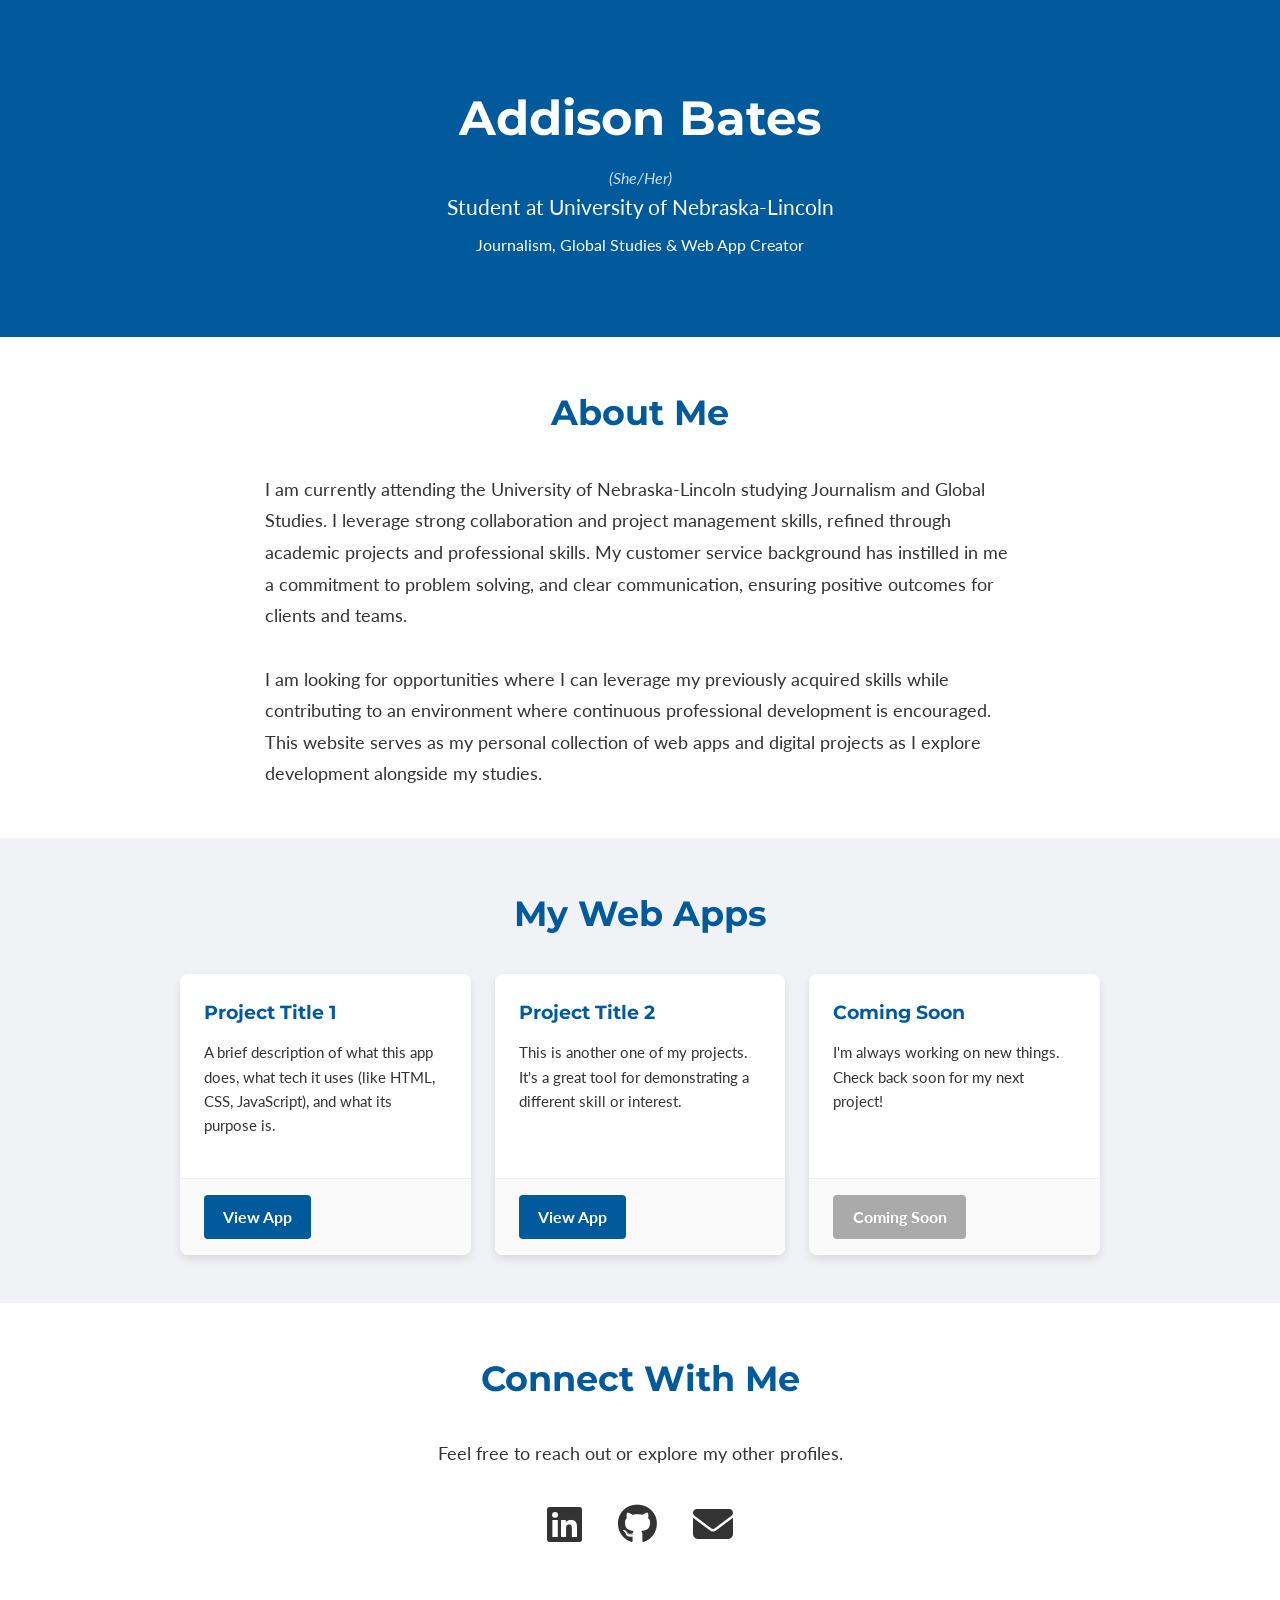
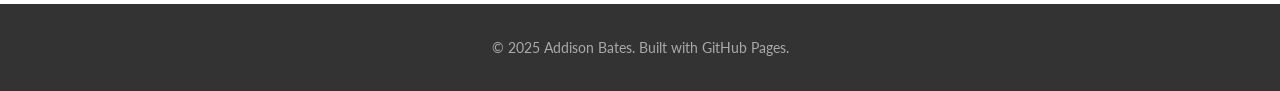
<file: index.html>
<!DOCTYPE html>
<html lang="en">
<head>
    <meta charset="UTF-8">
    <meta name="viewport" content="width=device-width, initial-scale=1.0">
    <title>Addison Bates | Home</title>
    
    <link rel="preconnect" href="https://fonts.googleapis.com">
    <link rel="preconnect" href="https://fonts.gstatic.com" crossorigin>
    <link href="https://fonts.googleapis.com/css2?family=Montserrat:wght@400;700&family=Lato:wght@400;700&display=swap" rel="stylesheet">

    <link rel="stylesheet" href="https://cdnjs.cloudflare.com/ajax/libs/font-awesome/6.5.1/css/all.min.css">

    <style>
        /* --- CSS Reset --- */
        :root {
            --primary-color: #005A9C; /* A professional blue, like a UNL blue */
            --secondary-color: #f0f2f5; /* Light grey background */
            --text-color: #333;
            --card-bg: #ffffff;
            --header-font: 'Montserrat', sans-serif;
            --body-font: 'Lato', sans-serif;
        }

        * {
            margin: 0;
            padding: 0;
            box-sizing: border-box;
        }

        body {
            font-family: var(--body-font);
            line-height: 1.6;
            background-color: var(--secondary-color);
            color: var(--text-color);
        }

        .container {
            max-width: 960px;
            margin: 0 auto;
            padding: 0 20px;
        }

        h1, h2, h3, h4, h5, h6 {
            font-family: var(--header-font);
            font-weight: 700;
        }

        h2 {
            font-size: 2.2rem;
            text-align: center;
            margin-bottom: 2rem;
            color: var(--primary-color);
        }

        section {
            padding: 3rem 0;
        }

        /* --- Header / Hero Section --- */
        #hero {
            background: var(--primary-color);
            color: white;
            padding: 5rem 1rem;
            text-align: center;
        }

        #hero h1 {
            font-size: 3rem;
            margin-bottom: 0.5rem;
        }
        
        #hero .subtitle {
            font-size: 1.3rem;
            font-weight: 400;
            font-family: var(--body-font);
            margin-bottom: 0.5rem;
        }

        #hero .pronouns {
            font-size: 1rem;
            font-style: italic;
            opacity: 0.8;
        }

        /* --- About Section --- */
        #about {
            background-color: var(--card-bg);
        }

        #about p {
            font-size: 1.1rem;
            line-height: 1.8;
            max-width: 750px;
            margin: 0 auto;
            text-align: left;
        }

        /* --- Projects Section --- */
        #projects {
            background-color: var(--secondary-color);
        }

        #project-grid {
            display: grid;
            grid-template-columns: repeat(auto-fit, minmax(280px, 1fr));
            gap: 1.5rem;
        }

        .project-card {
            background: var(--card-bg);
            border-radius: 8px;
            box-shadow: 0 4px 8px rgba(0,0,0,0.1);
            overflow: hidden; /* Ensures border-radius is respected */
            display: flex;
            flex-direction: column;
            transition: transform 0.3s ease, box-shadow 0.3s ease;
        }

        .project-card:hover {
            transform: translateY(-5px);
            box-shadow: 0 6px 12px rgba(0,0,0,0.15);
        }

        .project-card .card-content {
            padding: 1.5rem;
            flex-grow: 1;
        }

        .project-card h3 {
            color: var(--primary-color);
            margin-bottom: 0.75rem;
        }

        .project-card p {
            font-size: 0.95rem;
            margin-bottom: 1rem;
        }

        .project-card .card-footer {
            padding: 1rem 1.5rem;
            background-color: #fafafa;
            border-top: 1px solid #eee;
        }
        
        .project-card a {
            text-decoration: none;
            color: white;
            background: var(--primary-color);
            padding: 0.6rem 1.2rem;
            border-radius: 4px;
            display: inline-block;
            font-weight: 700;
            transition: background-color 0.3s ease;
        }

        .project-card a:hover {
            background-color: #004a80; /* Darker blue */
        }

        /* --- Contact Section --- */
        #contact {
            background-color: var(--card-bg);
            text-align: center;
        }

        #contact p {
            font-size: 1.1rem;
            margin-bottom: 1.5rem;
        }

        .social-links {
            list-style: none;
            padding: 0;
            margin-top: 1rem;
        }

        .social-links li {
            display: inline-block;
            margin: 0 1rem;
        }

        .social-links a {
            font-size: 2.5rem;
            color: var(--text-color);
            transition: color 0.3s ease;
        }

        .social-links a:hover {
            color: var(--primary-color);
        }

        /* --- Footer --- */
        footer {
            text-align: center;
            padding: 2rem;
            background-color: #333;
            color: #aaa;
            font-size: 0.9rem;
        }
    </style>
</head>
<body>

    <header id="hero">
        <h1>Addison Bates</h1>
        <p class="pronouns">(She/Her)</p>
        <p class="subtitle">Student at University of Nebraska-Lincoln</p>
        <p class="location">Journalism, Global Studies & Web App Creator</p>
    </header>

    <section id="about">
        <div class="container">
            <h2>About Me</h2>
            <p>
                I am currently attending the University of Nebraska-Lincoln studying Journalism and Global Studies. I leverage strong collaboration and project management skills, refined through academic projects and professional skills. My customer service background has instilled in me a commitment to problem solving, and clear communication, ensuring positive outcomes for clients and teams.
                <br><br>
                I am looking for opportunities where I can leverage my previously acquired skills while contributing to an environment where continuous professional development is encouraged. This website serves as my personal collection of web apps and digital projects as I explore development alongside my studies.
            </p>
        </div>
    </section>

    <section id="projects">
        <div class="container">
            <h2>My Web Apps</h2>
            <div id="project-grid">

                <div class="project-card">
                    <div class="card-content">
                        <h3>Project Title 1</h3>
                        <p>A brief description of what this app does, what tech it uses (like HTML, CSS, JavaScript), and what its purpose is.</p>
                    </div>
                    <div class="card-footer">
                        <a href="#" class="btn">View App</a>
                    </div>
                </div>

                <div class="project-card">
                    <div class="card-content">
                        <h3>Project Title 2</h3>
                        <p>This is another one of my projects. It's a great tool for demonstrating a different skill or interest.</p>
                    </div>
                    <div class="card-footer">
                        <a href="#" class="btn">View App</a>
                    </div>
                </div>

                <div class="project-card">
                    <div class="card-content">
                        <h3>Coming Soon</h3>
                        <p>I'm always working on new things. Check back soon for my next project!</p>
                    </div>
                    <div class="card-footer">
                        <a href="#" class="btn" style="background-color: #aaa; cursor: not-allowed;">Coming Soon</a>
                    </div>
                </div>

            </div>
        </div>
    </section>

    <section id="contact">
        <div class="container">
            <h2>Connect With Me</h2>
            <p>Feel free to reach out or explore my other profiles.</p>
            <ul class="social-links">
                <li>
                    <a href="#" aria-label="LinkedIn" target="_blank" rel="noopener noreferrer">
                        <i class="fab fa-linkedin"></i>
                    </a>
                </li>
                <li>
                    <a href="#" aria-label="GitHub" target="_blank" rel="noopener noreferrer">
                        <i class="fab fa-github"></i>
                    </a>
                </li>
                <li>
                    <a href="mailto:your-email@example.com" aria-label="Email">
                        <i class="fas fa-envelope"></i>
                    </a>
                </li>
            </ul>
        </div>
    </section>

    <footer>
        <p>&copy; 2025 Addison Bates. Built with GitHub Pages.</p>
    </footer>

</body>
</html>
</file>
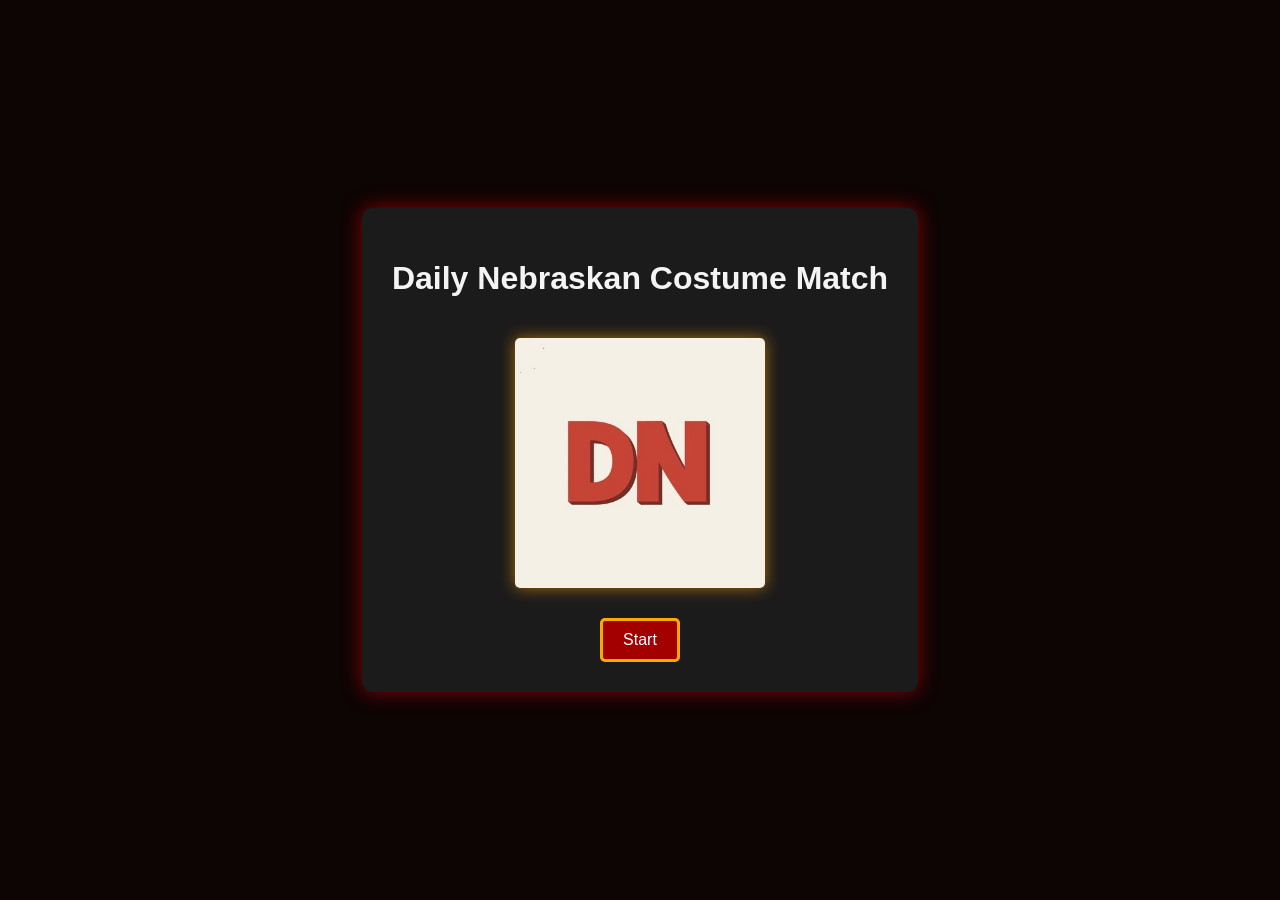
<file: halloween-game/index.html>
<!DOCTYPE html>
<html lang="en">
<head>
    <meta charset="UTF-8">
    <meta name="viewport" content="width=device-width, initial-scale=1.0">
    <title>Daily Nebraskan Costume Match</title>
    <link rel="stylesheet" href="style.css">
</head>
<body>

    <div id="landing-page" class="screen active">
        <h1>Daily Nebraskan Costume Match</h1>
        
        <img src="DN.jpg" alt="Daily Nebraskan Logo">
        
        <button id="start-button">Start</button>
    </div>

    <div id="game-screen" class="screen">
        <p id="instructions">The DN writers need your help to match up all of the halloween costumes they mentioned in their recent articles. Just click on each card until you have every card upside down. But be aware, they will flip back over when you guess incorrectly.</p>
        <div id="game-board" class="card-grid">
            </div>
    </div>

    <div id="win-screen" class="screen">
        <div id="confetti">🎃 👻 🕸️ 🦇</div>
        <h2>Congrats!</h2>
        <p>Click here to read about which of these costumes slays and nays: <a href="https://www.dailynebraskan.com/culture/column-halloween-costume-slays-and-nays/article_a4cd1d6b-5100-4f96-bfc3-01b36d5a12da.html" target="_blank">dailynebraskan.com</a></p>
        <button id="play-again-button">Play Again</button>
    </div>

    <script src="script.js"></script>
</body>
</html>
</file>
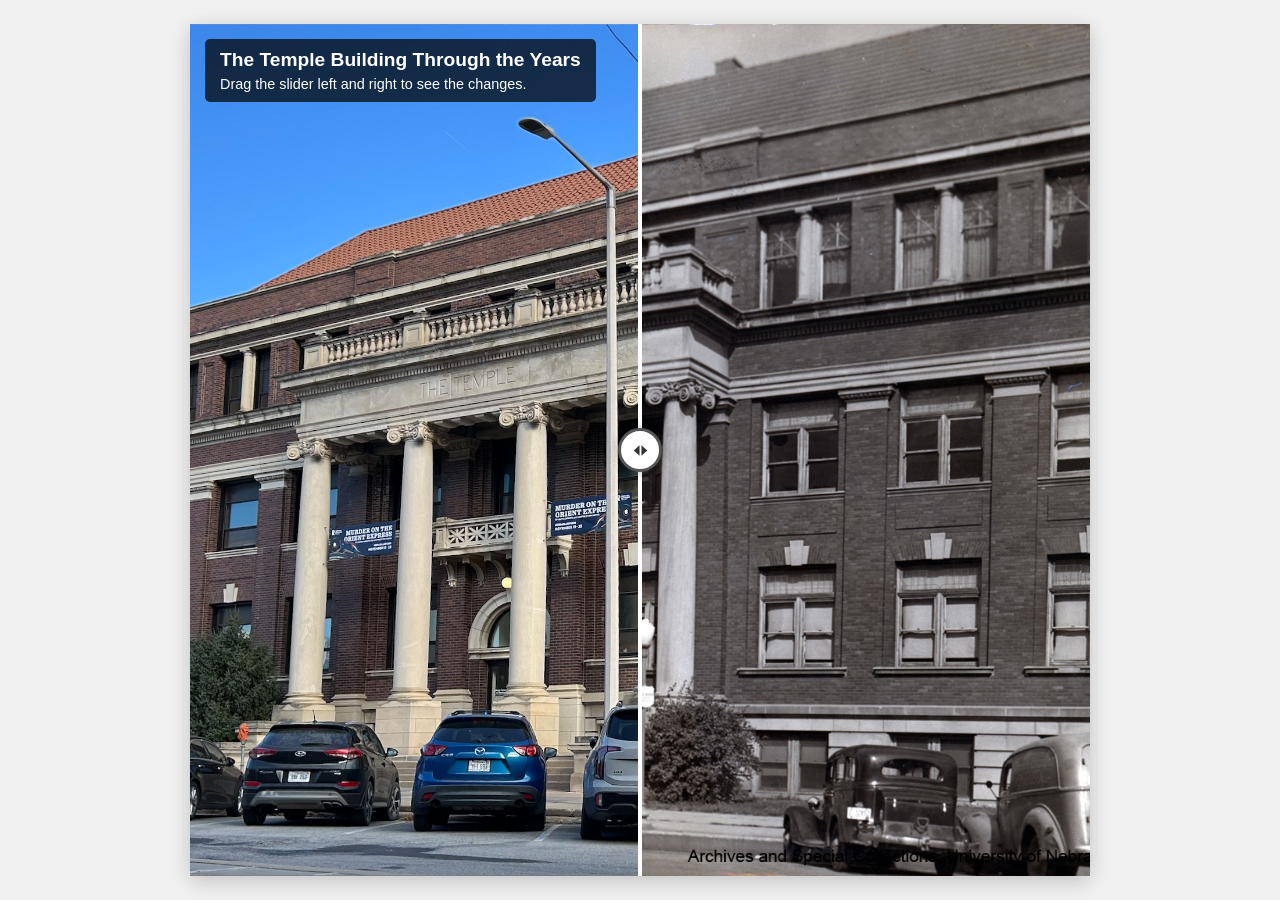
<file: slider/index.html>
<!DOCTYPE html>
<html lang="en">
<head>
    <meta charset="UTF-8">
    <meta name="viewport" content="width=device-width, initial-scale=1.0">
    <title>Image Comparison Slider</title>
    
    <style>
        /* Basic styles for the body and component */
        body {
            font-family: -apple-system, BlinkMacSystemFont, "Segoe UI", Roboto, Helvetica, Arial, sans-serif;
            background-color: #f0f0f0;
            display: grid;
            place-items: center;
            min-height: 100vh;
            margin: 0;
            box-sizing: border-box;
        }
        *, *::before, *::after {
            box-sizing: inherit;
        }

        /* The main container */
        .comparison-container {
            position: relative;
            width: 90%;
            max-width: 900px;
            margin: 20px auto;
            border-radius: 8px;
            box-shadow: 0 5px 20px rgba(0,0,0,0.2);
            
            /* --- Responsive Aspect Ratio REVERTED --- */
            /* Reverted to 66.53% (the original 1440x958 image aspect ratio) as requested. */
            height: 0;
            padding-top: 66.53%; 
        }

        /* Container for each image */
        .comparison-image {
            position: absolute;
            top: 0;
            left: 0;
            width: 100%;
            height: 100%;
        }

        .comparison-image img {
            /* The image itself fills the container */
            position: absolute;
            top: 0;
            left: 0;
            width: 100%;
            height: 100%;
            object-fit: cover; /* Ensures image covers the area, cropping if aspect ratios differ */
            user-select: none; /* Prevents dragging the image itself */
            pointer-events: none;
        }

        /* "Before" image (bottom layer) */
        .comparison-image.before {
            z-index: 1;
        }

        /* "After" image (top layer) */
        .comparison-image.after {
            z-index: 2;
            /* Start clipped to 50% using the clip-path mask */
            clip-path: polygon(0 0, 50% 0, 50% 100%, 0 100%); 
        }

        /* The slider handle */
        .slider-handle {
            position: absolute;
            top: 0;
            left: 50%;
            width: 4px; /* Width of the line */
            height: 100%;
            background: white;
            z-index: 3;
            cursor: ew-resize;
            transform: translateX(-2px); /* Center the line */
            user-select: none;
        }

        /* The circular grip on the handle */
        .slider-grip {
            position: absolute;
            top: 50%;
            left: 50%;
            width: 44px;
            height: 44px;
            border-radius: 50%;
            background: white;
            border: 3px solid #555;
            transform: translate(-50%, -50%);
            display: grid;
            place-items: center;
            box-shadow: 0 0 10px rgba(0,0,0,0.3);
            /* SVG for the left/right arrows */
            background-image: url("data:image/svg+xml,%3Csvg xmlns='http://www.w3.org/2000/svg' viewBox='0 0 24 24' fill='%23333'%3E%3Cpath d='M11 17.5l-6-5.5 6-5.5v11zM13 6.5l6 5.5-6 5.5v-11z'/%3E%3C/svg%3E");
            background-size: 60%;
            background-repeat: no-repeat;
            background-position: center;
        }

        /* The headline and instructions */
        .comparison-header {
            position: absolute;
            top: 15px;
            left: 15px;
            z-index: 4;
            background: rgba(0, 0, 0, 0.7);
            color: white;
            padding: 10px 15px;
            border-radius: 5px;
            max-width: calc(100% - 30px);
            pointer-events: none; /* Lets clicks pass through to the slider */
        }
        .comparison-header h2 {
            font-size: 1.2rem;
            margin: 0 0 5px 0;
        }
        .comparison-header p {
            font-size: 0.9rem;
            margin: 0;
        }
        
        /* Labels for the images */
        .comparison-image::before {
            content: attr(data-label);
            position: absolute;
            bottom: 15px;
            background: rgba(0, 0, 0, 0.7);
            color: white;
            padding: 5px 10px;
            border-radius: 5px;
            font-size: 1rem;
            font-weight: bold;
            z-index: 5;
            pointer-events: none;
        }
        .comparison-image.before::before {
            left: 15px;
        }
        .comparison-image.after::before {
            right: 15px;
            /* We need to override the clip-path for the label */
            clip-path: none !important;
        }

        /* Mobile adjustments */
        @media (max-width: 600px) {
            .comparison-header h2 {
                font-size: 1rem;
            }
            .comparison-header p {
                font-size: 0.8rem;
            }
            .slider-grip {
                width: 36px;
                height: 36px;
            }
            .comparison-image::before {
                font-size: 0.8rem;
                bottom: 10px;
            }
            .comparison-image.before::before { left: 10px; }
            .comparison-image.after::before { right: 10px; }
        }

    </style>
</head>
<body>

    <div class="comparison-container" id="comparison-container">
        
        <div class="comparison-image before" data-label="Before-1920">
            <img src="58.jpg" alt="Before Photo">
        </div>
        
        <div class="comparison-image after" id="image-after" data-label="After-2025">
            <img src="Screen Shot 2025-11-16 at 11.46.55 AM.jpg" alt="After Photo">
        </div>
        
        <div class="slider-handle" id="slider-handle">
            <div class="slider-grip"></div>
        </div>

        <div class="comparison-header">
            <h2>The Temple Building Through the Years</h2>
            <p>Drag the slider left and right to see the changes.</p>
        </div>

    </div>

    <script>
        /**
         * Initializes a single image comparison slider.
         * @param {string} containerId The ID of the main container element.
         */
        function initImageSlider(containerId) {
            const container = document.getElementById(containerId);
            if (!container) {
                console.error("Slider container not found:", containerId);
                return;
            }

            const afterImage = container.querySelector('.after');
            const slider = container.querySelector('.slider-handle');
            let isDragging = false;

            /**
             * Main function to move the slider and clip the image.
             * @param {number} x - The horizontal coordinate (clientX) of the mouse/touch.
             */
            function moveSlider(x) {
                const bounds = container.getBoundingClientRect();
                let newLeft = x - bounds.left;

                if (newLeft < 0) newLeft = 0;
                if (newLeft > bounds.width) newLeft = bounds.width;

                let percent = (newLeft / bounds.width) * 100;

                // Update the clip-path for the 'after' image (the mask)
                afterImage.style.clipPath = `polygon(0 0, ${percent}% 0, ${percent}% 100%, 0 100%)`;
                
                // Move the slider handle
                slider.style.left = percent + '%';
            }

            // Mouse Events
            slider.addEventListener('mousedown', (e) => {
                e.preventDefault();
                isDragging = true;
            });

            document.addEventListener('mouseup', () => {
                isDragging = false;
            });

            document.addEventListener('mousemove', (e) => {
                if (!isDragging) return;
                moveSlider(e.clientX);
            });

            // Touch Events
            slider.addEventListener('touchstart', (e) => {
                isDragging = true;
            }, { passive: true });

            document.addEventListener('touchend', () => {
                isDragging = false;
            });

            document.addEventListener('touchmove', (e) => {
                if (!isDragging) return; 
                if (e.touches && e.touches.length > 0) {
                    moveSlider(e.touches[0].clientX);
                }
            });
        }

        document.addEventListener('DOMContentLoaded', () => {
            initImageSlider('comparison-container');
        });

    </script>

</body>
</html>
</file>
<file: halloween-game/style.css>
body {
    font-family: Arial, sans-serif;
    display: flex;
    justify-content: center;
    align-items: center;
    min-height: 100vh;
    margin: 0;
    /* --- Spooky Background Update --- */
    background-color: #0d0404; /* Very dark red/black */
    color: #f4f4f4; /* Light text for contrast */
}

.screen {
    display: none; 
    text-align: center;
    padding: 30px;
    /* Screen contrasting background */
    background-color: rgba(30, 30, 30, 0.9); 
    border-radius: 10px;
    /* Subtle spooky red glow */
    box-shadow: 0 0 20px rgba(255, 0, 0, 0.5); 
    max-width: 90%;
    
    /* === FIX: Centering the screen === */
    position: absolute; 
    top: 50%;
    left: 50%;
    transform: translate(-50%, -50%); 
}

.screen.active {
    display: block; 
}

/* --- Landing Page Centering --- */
#landing-page {
    /* Override absolute positioning for the landing page for flow */
    position: static;
    transform: none;
    /* Use flexbox to center content vertically */
    display: flex; 
    flex-direction: column; 
    align-items: center; /* Centers items (including button) horizontally */
}

#landing-page img {
    max-width: 250px; 
    height: auto;
    margin: 20px 0;
    border-radius: 5px;
    /* Added a subtle glow to the logo */
    box-shadow: 0 0 15px rgba(255, 165, 0, 0.6); 
}

/* --- Game Board Styling --- */
.card-grid {
    display: grid;
    grid-template-columns: repeat(4, 1fr); 
    gap: 10px;
    max-width: 600px;
    margin-top: 20px;
}

.card {
    background-color: #333; 
    color: white;
    height: 100px;
    display: flex;
    justify-content: center;
    align-items: center;
    font-size: 14px;
    cursor: pointer;
    border-radius: 5px;
    transform: rotateY(0deg);
    transition: transform 0.5s;
    user-select: none; 
    perspective: 1000px; 
    position: relative;
}

.card-inner {
    width: 100%;
    height: 100%;
    position: absolute;
    transform-style: preserve-3d;
    transition: transform 0.6s;
}

.card-front, .card-back {
    position: absolute;
    width: 100%;
    height: 100%;
    backface-visibility: hidden;
    display: flex;
    justify-content: center;
    align-items: center;
    border-radius: 5px;
}

.card-back {
    background-color: #A30000; 
    transform: rotateY(0deg);
    font-weight: bold;
    font-size: 20px;
}

.card-front {
    background-color: #fff; 
    color: #333;
    transform: rotateY(180deg);
    border: 2px solid #A30000;
    font-size: 12px;
    padding: 5px;
    text-align: center;
}

.card.flipped .card-inner {
    transform: rotateY(180deg);
}

/* Matched cards still show the front face */
.card.matched .card-inner {
    transform: rotateY(180deg);
    pointer-events: none; 
    opacity: 0.8; 
}

/* --- Instructions Styling Update --- */
#instructions {
    color: #ffaa00; 
    font-weight: 800; 
    font-size: 1.1em;
    padding: 10px;
    border: 1px dashed #A30000;
    background-color: rgba(0, 0, 0, 0.5);
}

/* --- Win Screen Styling --- */
#win-screen h2 {
    color: #A30000;
    font-size: 3em;
    margin-bottom: 5px;
}
#confetti {
    font-size: 3em;
    margin-bottom: 20px;
    animation: spookyPulse 1.5s infinite alternate; 
}

@keyframes spookyPulse {
    from {transform: scale(1);}
    to {transform: scale(1.05);}
}

button {
    padding: 10px 20px;
    font-size: 1em;
    cursor: pointer;
    background-color: #A30000;
    color: white;
    border: 3px solid #ffaa00; 
    border-radius: 5px;
    margin-top: 10px;
    transition: background-color 0.3s;
}

button:hover {
    background-color: #d11e1e; 
}
</file>
